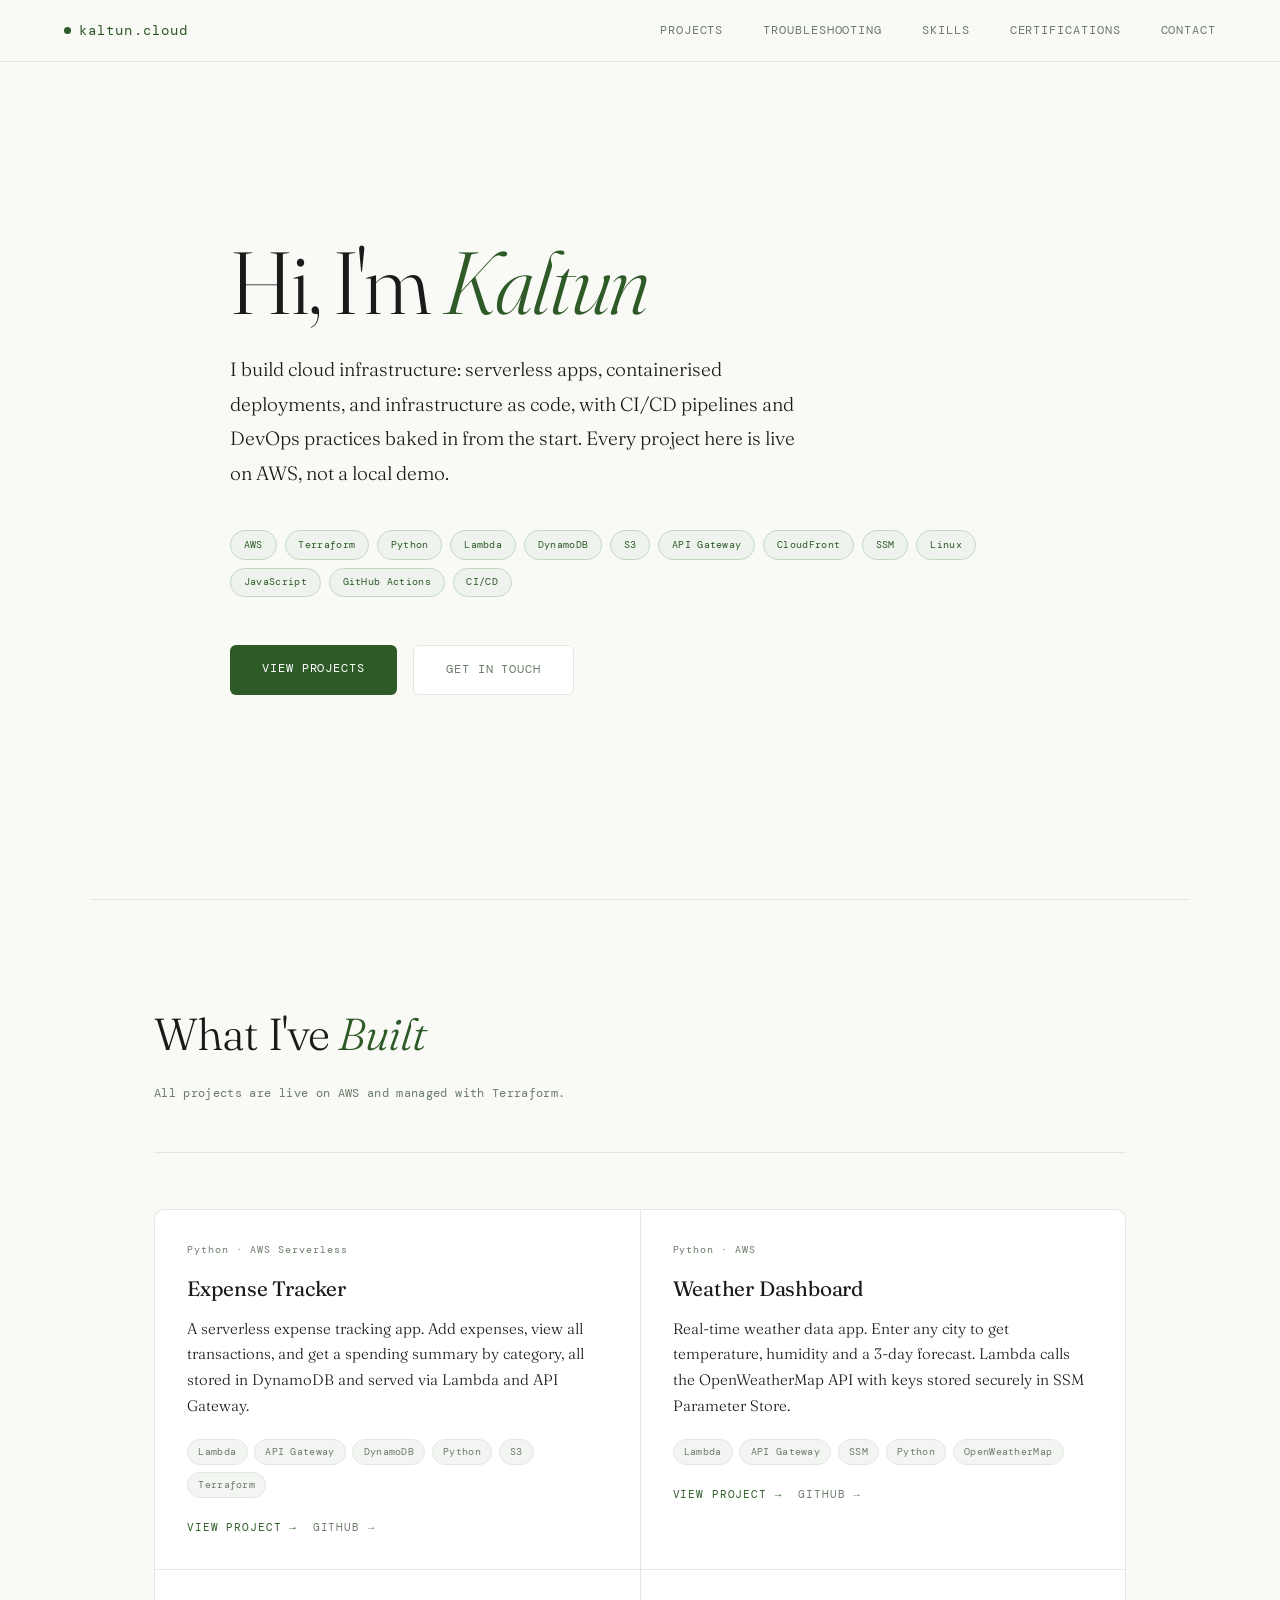
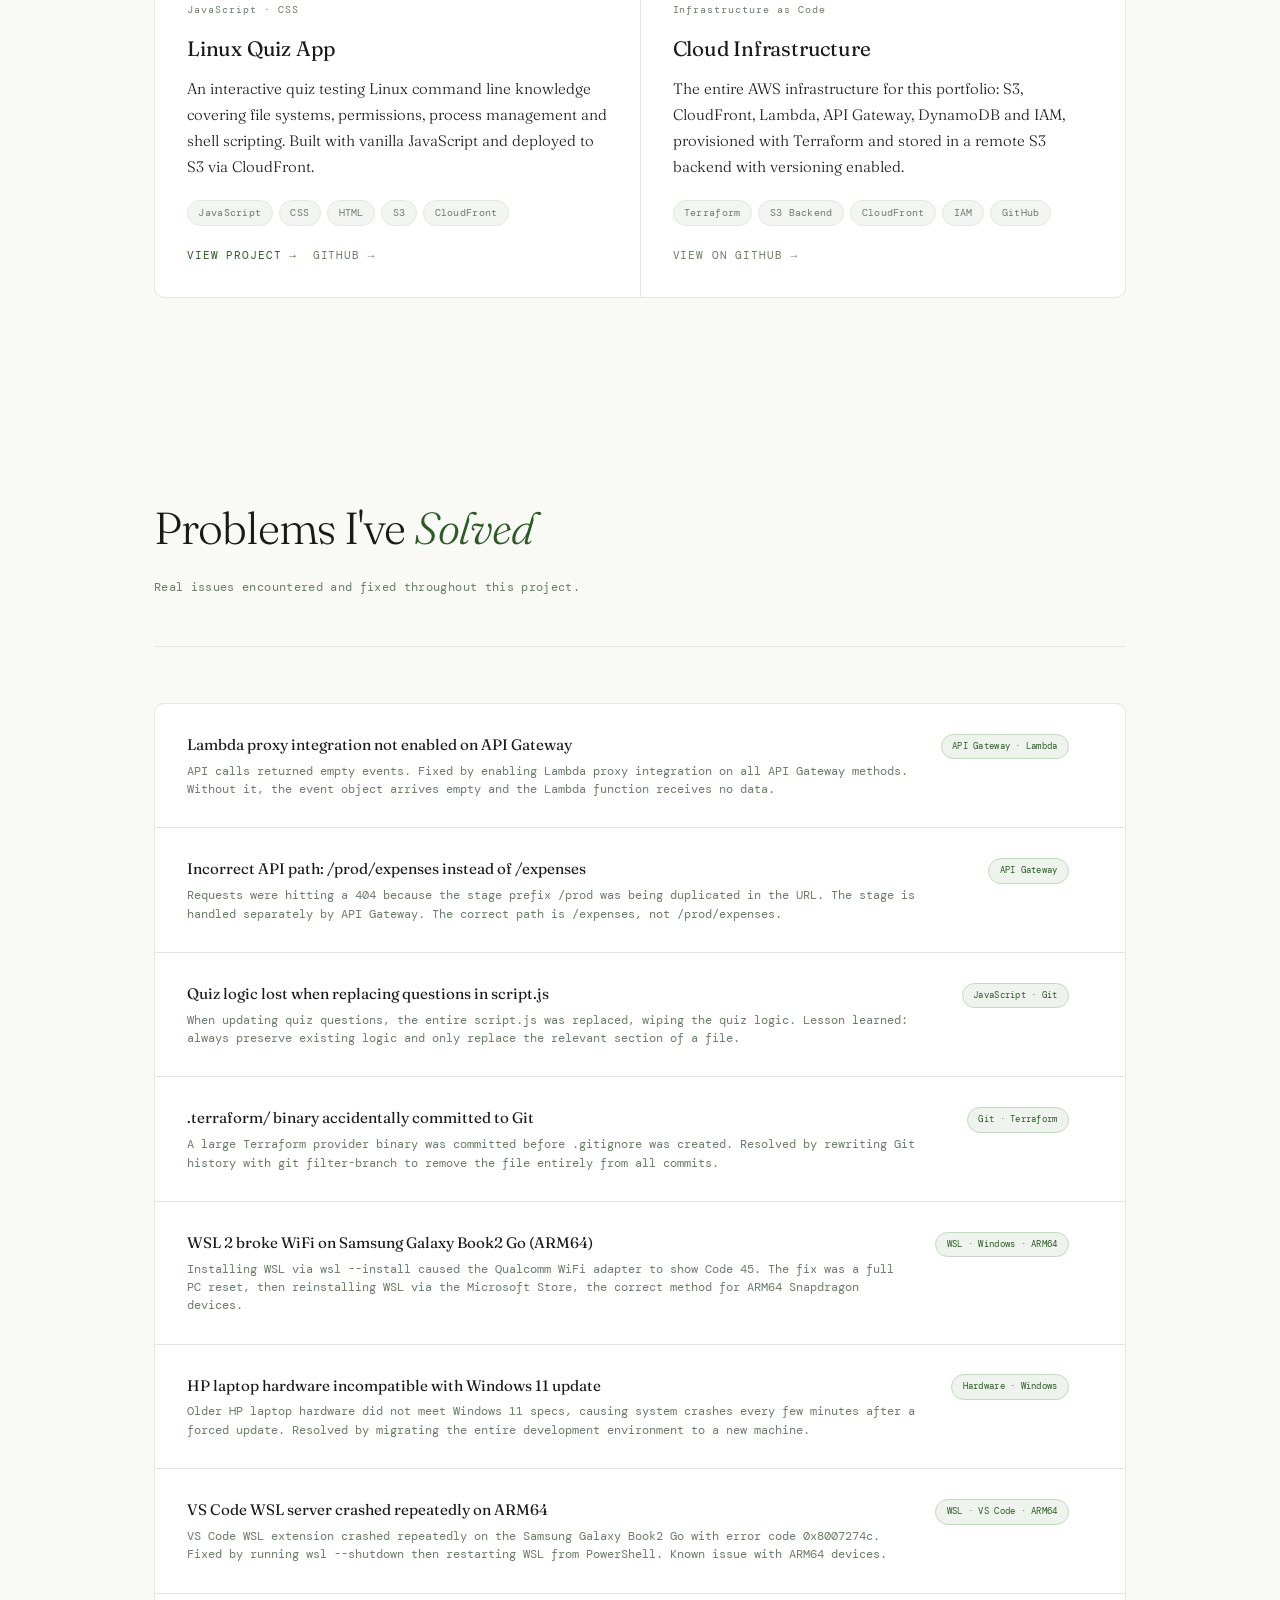
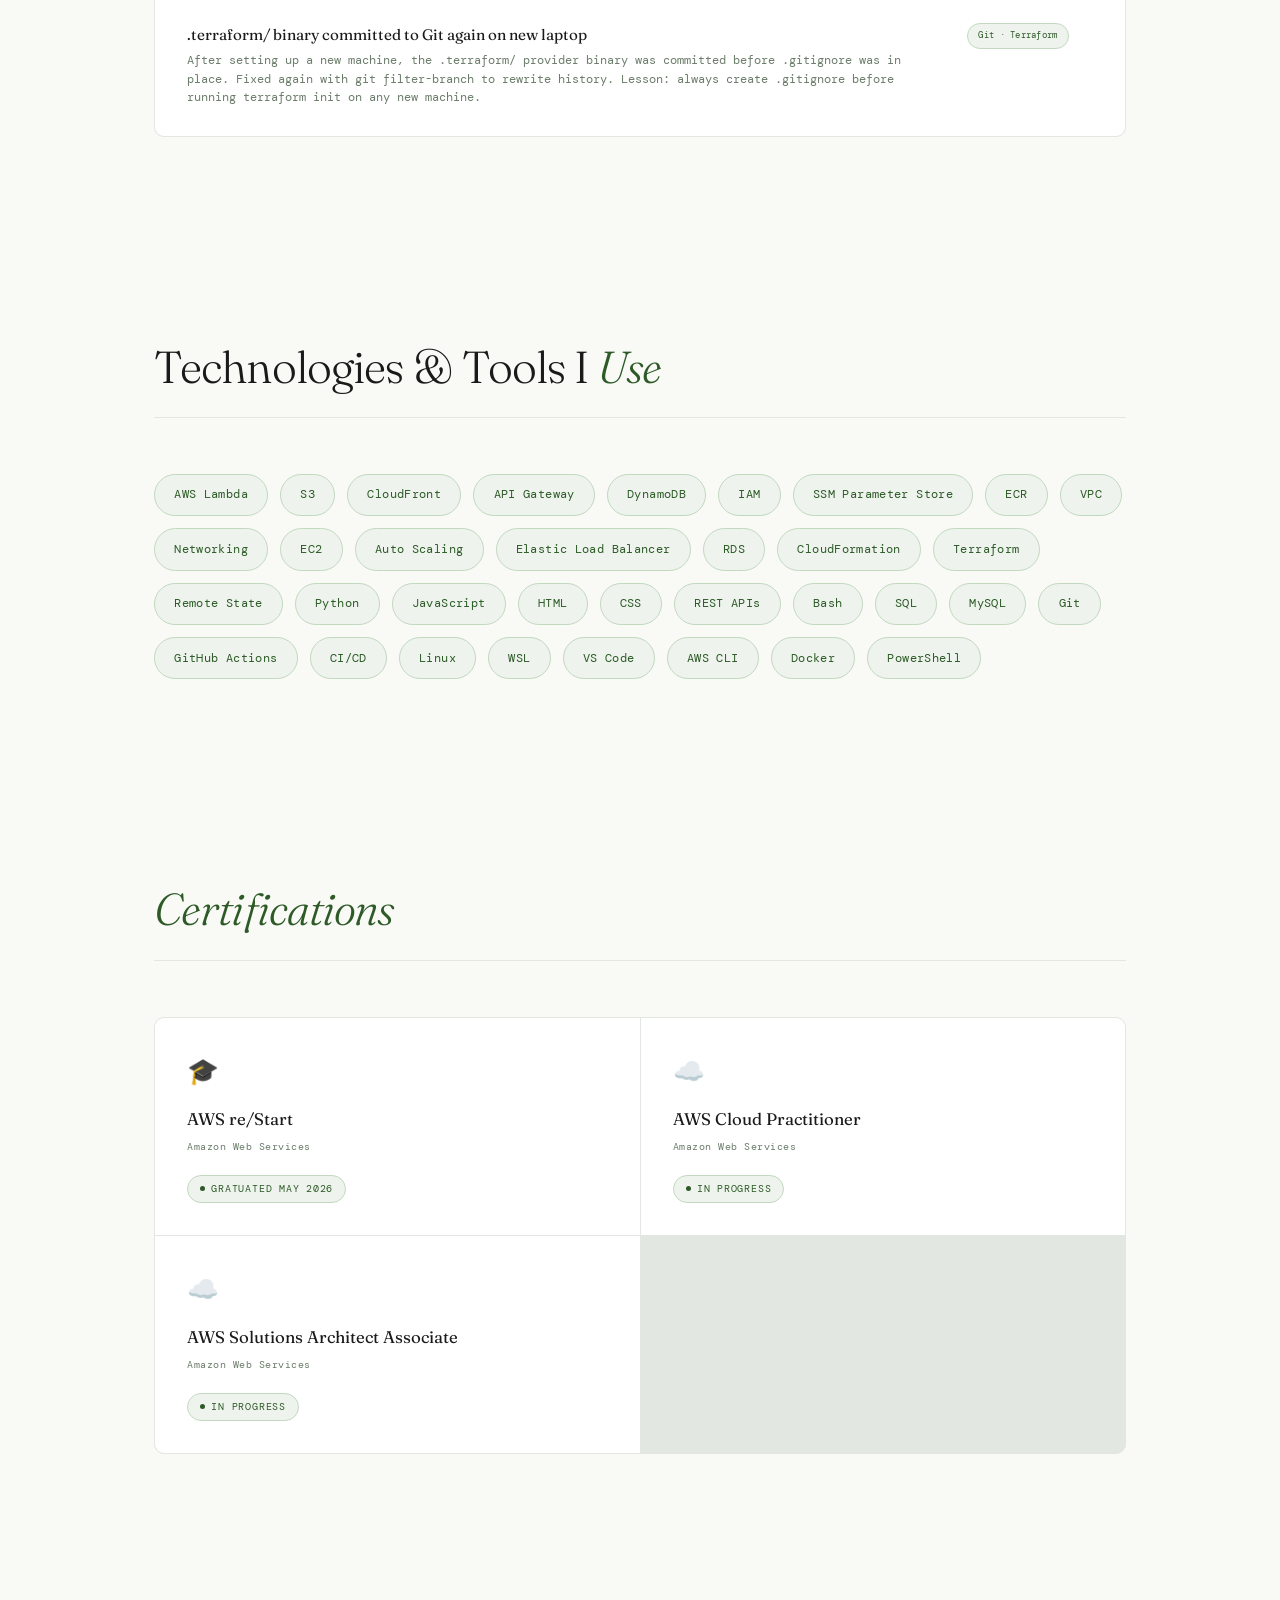
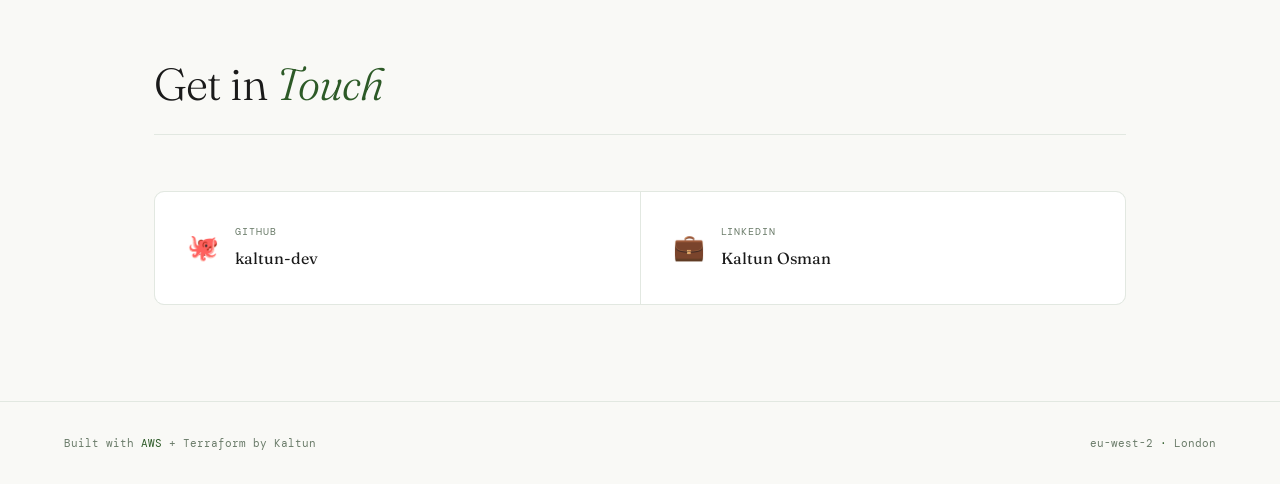
<file: frontend/index.html>
<!DOCTYPE html>
<html lang="en">
<head>
  <meta charset="UTF-8" />
  <meta name="viewport" content="width=device-width, initial-scale=1.0" />
  <title>Kaltun | Cloud Portfolio</title>
  <link href="https://fonts.googleapis.com/css2?family=Fraunces:ital,wght@0,300;0,400;0,600;1,300;1,400&family=DM+Mono:wght@400;500&display=swap" rel="stylesheet" />
  <link rel="stylesheet" href="css/styles.css" />
</head>
<body>

  <!-- NAV -->
  <nav>
    <a href="#" class="nav-logo">kaltun.cloud</a>
    <div class="nav-links">
      <a href="#projects">Projects</a>
      <a href="#troubleshooting">Troubleshooting</a>
      <a href="#skills">Skills</a>
      <a href="#certifications">Certifications</a>
      <a href="#contact">Contact</a>
    </div>
    <button class="nav-toggle" id="nav-toggle" aria-label="Toggle menu">
      <span></span>
      <span></span>
      <span></span>
    </button>
  </nav>

  <!-- HERO -->
  <div class="hero">
    <div class="hero-content">
      <h1>Hi, I'm <em>Kaltun</em></h1>
      <p class="hero-desc">
        I build cloud infrastructure: serverless apps, containerised deployments,
        and infrastructure as code, with CI/CD pipelines and DevOps practices
        baked in from the start. Every project here is live on AWS, not a local demo.
      </p>
      <div class="hero-badges">
        <span class="badge active">AWS</span>
        <span class="badge active">Terraform</span>
        <span class="badge active">Python</span>
        <span class="badge active">Lambda</span>
        <span class="badge active">DynamoDB</span>
        <span class="badge active">S3</span>
        <span class="badge active">API Gateway</span>
        <span class="badge active">CloudFront</span>
        <span class="badge active">SSM</span>
        <span class="badge active">Linux</span>
        <span class="badge active">JavaScript</span>
        <span class="badge active">GitHub Actions</span>
        <span class="badge active">CI/CD</span>
      </div>
      <div class="hero-cta">
        <a href="#projects" class="btn btn-primary">View Projects</a>
        <a href="#contact" class="btn btn-secondary">Get in Touch</a>
      </div>
    </div>
  </div>

  <!-- PROJECTS -->
  <section id="projects">
    <h2 class="section-title">What I've <em>Built</em></h2>
    <p class="section-sub">All projects are live on AWS and managed with Terraform.</p>
    <div class="section-divider"></div>
    <div class="projects-grid">

      <div class="project-card">
        <div class="project-number">Python · AWS Serverless</div>
        <div class="project-title">Expense Tracker</div>
        <p class="project-desc">
          A serverless expense tracking app. Add expenses, view all transactions,
          and get a spending summary by category, all stored in DynamoDB and
          served via Lambda and API Gateway.
        </p>
        <div class="project-tags">
          <span class="tag">Lambda</span>
          <span class="tag">API Gateway</span>
          <span class="tag">DynamoDB</span>
          <span class="tag">Python</span>
          <span class="tag">S3</span>
          <span class="tag">Terraform</span>
        </div>
        <div class="project-links">
          <a class="project-link" href="https://du18eyz9n78qo.cloudfront.net/projects/expense-tracker/index.html" target="_blank">View Project →</a>
          <a class="project-link-github" href="https://github.com/kaltun-dev/cloud-portfolio/tree/main/projects/expense-tracker" target="_blank">GitHub →</a>
        </div>
      </div>

      <div class="project-card">
        <div class="project-number">Python · AWS</div>
        <div class="project-title">Weather Dashboard</div>
        <p class="project-desc">
          Real-time weather data app. Enter any city to get temperature, humidity
          and a 3-day forecast. Lambda calls the OpenWeatherMap API with keys
          stored securely in SSM Parameter Store.
        </p>
        <div class="project-tags">
          <span class="tag">Lambda</span>
          <span class="tag">API Gateway</span>
          <span class="tag">SSM</span>
          <span class="tag">Python</span>
          <span class="tag">OpenWeatherMap</span>
        </div>
        <div class="project-links">
          <a class="project-link" href="https://du18eyz9n78qo.cloudfront.net/projects/weather-dashboard/index.html" target="_blank">View Project →</a>
          <a class="project-link-github" href="https://github.com/kaltun-dev/cloud-portfolio/tree/main/projects/weather-dashboard" target="_blank">GitHub →</a>
        </div>
      </div>

      <div class="project-card">
        <div class="project-number">JavaScript · CSS</div>
        <div class="project-title">Linux Quiz App</div>
        <p class="project-desc">
          An interactive quiz testing Linux command line knowledge covering file
          systems, permissions, process management and shell scripting.
          Built with vanilla JavaScript and deployed to S3 via CloudFront.
        </p>
        <div class="project-tags">
          <span class="tag">JavaScript</span>
          <span class="tag">CSS</span>
          <span class="tag">HTML</span>
          <span class="tag">S3</span>
          <span class="tag">CloudFront</span>
        </div>
        <div class="project-links">
          <a class="project-link" href="https://du18eyz9n78qo.cloudfront.net/projects/linux-quiz/index.html" target="_blank">View Project →</a>
          <a class="project-link-github" href="https://github.com/kaltun-dev/cloud-portfolio/tree/main/projects/Ci-Quiz-App" target="_blank">GitHub →</a>
        </div>
      </div>

      <div class="project-card">
        <div class="project-number">Infrastructure as Code</div>
        <div class="project-title">Cloud Infrastructure</div>
        <p class="project-desc">
          The entire AWS infrastructure for this portfolio: S3, CloudFront,
          Lambda, API Gateway, DynamoDB and IAM, provisioned with Terraform
          and stored in a remote S3 backend with versioning enabled.
        </p>
        <div class="project-tags">
          <span class="tag">Terraform</span>
          <span class="tag">S3 Backend</span>
          <span class="tag">CloudFront</span>
          <span class="tag">IAM</span>
          <span class="tag">GitHub</span>
        </div>
        <div class="project-links">
          <a class="project-link-github" href="https://github.com/kaltun-dev/cloud-portfolio" target="_blank">View on GitHub →</a>
        </div>
      </div>

    </div>
  </section>

  <!-- TROUBLESHOOTING -->
  <section id="troubleshooting">
    <h2 class="section-title">Problems I've <em>Solved</em></h2>
    <p class="section-sub">Real issues encountered and fixed throughout this project.</p>
    <div class="section-divider"></div>
    <div class="trouble-list">

      <div class="trouble-item">
        <div class="trouble-content">
          <div class="trouble-title">Lambda proxy integration not enabled on API Gateway</div>
          <div class="trouble-desc">API calls returned empty events. Fixed by enabling Lambda proxy integration on all API Gateway methods. Without it, the event object arrives empty and the Lambda function receives no data.</div>
        </div>
        <div class="trouble-tag">API Gateway · Lambda</div>
      </div>

      <div class="trouble-item">
        <div class="trouble-content">
          <div class="trouble-title">Incorrect API path: /prod/expenses instead of /expenses</div>
          <div class="trouble-desc">Requests were hitting a 404 because the stage prefix /prod was being duplicated in the URL. The stage is handled separately by API Gateway. The correct path is /expenses, not /prod/expenses.</div>
        </div>
        <div class="trouble-tag">API Gateway</div>
      </div>

      <div class="trouble-item">
        <div class="trouble-content">
          <div class="trouble-title">Quiz logic lost when replacing questions in script.js</div>
          <div class="trouble-desc">When updating quiz questions, the entire script.js was replaced, wiping the quiz logic. Lesson learned: always preserve existing logic and only replace the relevant section of a file.</div>
        </div>
        <div class="trouble-tag">JavaScript · Git</div>
      </div>

      <div class="trouble-item">
        <div class="trouble-content">
          <div class="trouble-title">.terraform/ binary accidentally committed to Git</div>
          <div class="trouble-desc">A large Terraform provider binary was committed before .gitignore was created. Resolved by rewriting Git history with git filter-branch to remove the file entirely from all commits.</div>
        </div>
        <div class="trouble-tag">Git · Terraform</div>
      </div>

      <div class="trouble-item">
        <div class="trouble-content">
          <div class="trouble-title">WSL 2 broke WiFi on Samsung Galaxy Book2 Go (ARM64)</div>
          <div class="trouble-desc">Installing WSL via wsl --install caused the Qualcomm WiFi adapter to show Code 45. The fix was a full PC reset, then reinstalling WSL via the Microsoft Store, the correct method for ARM64 Snapdragon devices.</div>
        </div>
        <div class="trouble-tag">WSL · Windows · ARM64</div>
      </div>

      <div class="trouble-item">
        <div class="trouble-content">
          <div class="trouble-title">HP laptop hardware incompatible with Windows 11 update</div>
          <div class="trouble-desc">Older HP laptop hardware did not meet Windows 11 specs, causing system crashes every few minutes after a forced update. Resolved by migrating the entire development environment to a new machine.</div>
        </div>
        <div class="trouble-tag">Hardware · Windows</div>
      </div>

      <div class="trouble-item">
        <div class="trouble-content">
          <div class="trouble-title">VS Code WSL server crashed repeatedly on ARM64</div>
          <div class="trouble-desc">VS Code WSL extension crashed repeatedly on the Samsung Galaxy Book2 Go with error code 0x8007274c. Fixed by running wsl --shutdown then restarting WSL from PowerShell. Known issue with ARM64 devices.</div>
        </div>
        <div class="trouble-tag">WSL · VS Code · ARM64</div>
      </div>

      <div class="trouble-item">
        <div class="trouble-content">
          <div class="trouble-title">.terraform/ binary committed to Git again on new laptop</div>
          <div class="trouble-desc">After setting up a new machine, the .terraform/ provider binary was committed before .gitignore was in place. Fixed again with git filter-branch to rewrite history. Lesson: always create .gitignore before running terraform init on any new machine.</div>
        </div>
        <div class="trouble-tag">Git · Terraform</div>
      </div>

    </div>
  </section>

<!-- SKILLS -->
<section id="skills">
  <h2 class="section-title">Technologies & Tools I <em>Use</em></h2>
  <div class="section-divider"></div>
  <div class="skills-cloud">
    <span class="skill-pill">AWS Lambda</span>
    <span class="skill-pill">S3</span>
    <span class="skill-pill">CloudFront</span>
    <span class="skill-pill">API Gateway</span>
    <span class="skill-pill">DynamoDB</span>
    <span class="skill-pill">IAM</span>
    <span class="skill-pill">SSM Parameter Store</span>
    <span class="skill-pill">ECR</span>
    <span class="skill-pill">VPC</span>
    <span class="skill-pill">Networking</span>
    <span class="skill-pill">EC2</span>
    <span class="skill-pill">Auto Scaling</span>
    <span class="skill-pill">Elastic Load Balancer</span>
    <span class="skill-pill">RDS</span>
    <span class="skill-pill">CloudFormation</span>
    <span class="skill-pill">Terraform</span>
    <span class="skill-pill">Remote State</span>
    <span class="skill-pill">Python</span>
    <span class="skill-pill">JavaScript</span>
    <span class="skill-pill">HTML</span>
    <span class="skill-pill">CSS</span>
    <span class="skill-pill">REST APIs</span>
    <span class="skill-pill">Bash</span>
    <span class="skill-pill">SQL</span>
    <span class="skill-pill">MySQL</span>
    <span class="skill-pill">Git</span>
    <span class="skill-pill">GitHub Actions</span>
    <span class="skill-pill">CI/CD</span>
    <span class="skill-pill">Linux</span>
    <span class="skill-pill">WSL</span>
    <span class="skill-pill">VS Code</span>
    <span class="skill-pill">AWS CLI</span>
    <span class="skill-pill">Docker</span>
    <span class="skill-pill">PowerShell</span>
  </div>
</section>

  <!-- CERTIFICATIONS -->
  <section id="certifications">
    <h2 class="section-title"><em>Certifications</em></h2>
    <div class="section-divider"></div>
    <div class="certs-grid">

      <div class="cert-card">
        <div class="cert-icon">🎓</div>
        <div class="cert-name">AWS re/Start</div>
        <div class="cert-issuer">Amazon Web Services</div>
        <span class="cert-status">Gratuated MAY 2026</span>
      </div>

      <div class="cert-card">
        <div class="cert-icon">☁️</div>
        <div class="cert-name">AWS Cloud Practitioner</div>
        <div class="cert-issuer">Amazon Web Services</div>
        <span class="cert-status">In Progress</span>
      </div>

      <div class="cert-card">
        <div class="cert-icon">☁️</div>
        <div class="cert-name">AWS Solutions Architect Associate</div>
        <div class="cert-issuer">Amazon Web Services</div>
        <span class="cert-status">In Progress</span>
      </div>

    </div>
  </section>

  <!-- CONTACT -->
  <section id="contact">
    <h2 class="section-title">Get in <em>Touch</em></h2>
    <div class="section-divider"></div>
    <div class="contact-grid">
      <a class="contact-card" href="https://github.com/kaltun-dev" target="_blank">
        <div class="contact-icon">🐙</div>
        <div>
          <div class="contact-label">GitHub</div>
          <div class="contact-value">kaltun-dev</div>
        </div>
      </a>
      <a class="contact-card" href="https://www.linkedin.com/in/kaltun-osman" target="_blank">
        <div class="contact-icon">💼</div>
        <div>
          <div class="contact-label">LinkedIn</div>
          <div class="contact-value">Kaltun Osman</div>
        </div>
      </a>
    </div>
  </section>

  <!-- FOOTER -->
  <footer>
    <p>Built with <span>AWS</span> + Terraform by Kaltun</p>
    <p>eu-west-2 <span>·</span> London</p>
  </footer>
<script>
  const toggle = document.getElementById('nav-toggle');
  const links = document.querySelector('.nav-links');
  toggle.addEventListener('click', () => {
    toggle.classList.toggle('active');
    links.classList.toggle('open');
  });
  links.querySelectorAll('a').forEach(a => {
    a.addEventListener('click', () => {
      toggle.classList.remove('active');
      links.classList.remove('open');
    });
  });
</script>
</body>
</html>
</file>
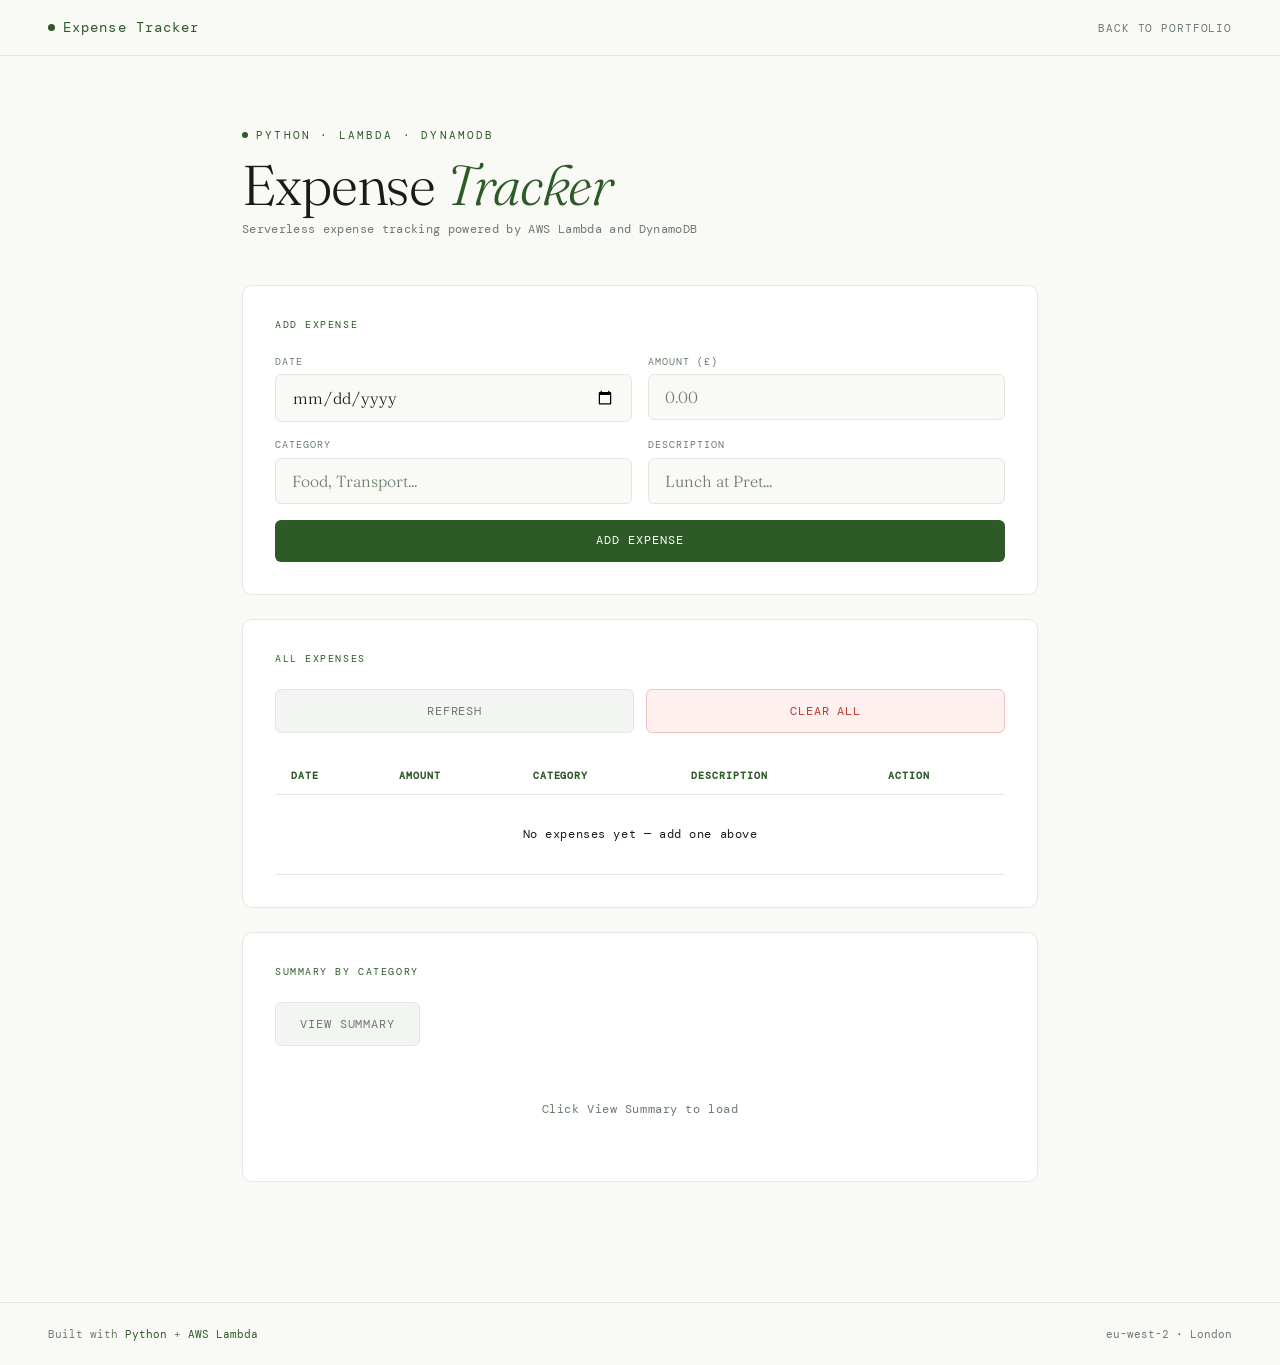
<file: projects/expense-tracker/index.html>
<!DOCTYPE html>
<html lang="en">
<head>
  <meta charset="UTF-8" />
  <meta name="viewport" content="width=device-width, initial-scale=1.0" />
  <title>Expense Tracker</title>
  <link href="https://fonts.googleapis.com/css2?family=Fraunces:ital,wght@0,300;0,400;0,600;1,300;1,400&family=DM+Mono:wght@400;500&display=swap" rel="stylesheet" />
  <style>
    :root {
      --bg: #f9f9f6;
      --white: #ffffff;
      --green: #2d5a27;
      --green-light: #4a7c42;
      --green-dim: #eef4ed;
      --green-border: #c2d9bf;
      --text: #1a1a1a;
      --muted: #6b7c6a;
      --border: #e2e8e1;
      --surface: #f2f5f1;
      --red: #c0392b;
      --red-dim: #fdf0ee;
      --red-border: #f0c4c0;
    }

    * { margin: 0; padding: 0; box-sizing: border-box; }
    html { scroll-behavior: smooth; }

    body {
      background: var(--bg);
      color: var(--text);
      font-family: 'Fraunces', serif;
      min-height: 100vh;
      -webkit-font-smoothing: antialiased;
    }

    /* NAV */
    nav {
      position: fixed;
      top: 0; left: 0; right: 0;
      z-index: 100;
      padding: 1.2rem 3rem;
      display: flex;
      justify-content: space-between;
      align-items: center;
      background: rgba(249,249,246,0.92);
      backdrop-filter: blur(12px);
      border-bottom: 1px solid var(--border);
    }

    .nav-logo {
      font-family: 'DM Mono', monospace;
      font-size: 0.85rem;
      color: var(--green);
      letter-spacing: 0.08em;
      display: flex;
      align-items: center;
      gap: 0.5rem;
    }

    .nav-logo::before {
      content: '';
      display: inline-block;
      width: 7px; height: 7px;
      background: var(--green);
      border-radius: 50%;
    }

    .nav-back {
      font-family: 'DM Mono', monospace;
      font-size: 0.68rem;
      color: var(--muted);
      text-decoration: none;
      letter-spacing: 0.08em;
      text-transform: uppercase;
      transition: color 0.2s;
    }
    .nav-back:hover { color: var(--green); }

    /* MAIN */
    main {
      max-width: 860px;
      margin: 0 auto;
      padding: 8rem 2rem 4rem;
    }

    /* TITLE */
    .page-tag {
      font-family: 'DM Mono', monospace;
      font-size: 0.68rem;
      color: var(--green);
      letter-spacing: 0.2em;
      text-transform: uppercase;
      margin-bottom: 0.75rem;
      display: flex;
      align-items: center;
      gap: 0.5rem;
    }

    .page-tag::before {
      content: '';
      display: inline-block;
      width: 6px; height: 6px;
      background: var(--green);
      border-radius: 50%;
    }

    h1 {
      font-size: clamp(2rem, 5vw, 3.5rem);
      font-weight: 300;
      letter-spacing: -0.02em;
      margin-bottom: 0.4rem;
      line-height: 1.1;
    }

    h1 em {
      font-style: italic;
      color: var(--green);
    }

    .page-sub {
      font-family: 'DM Mono', monospace;
      font-size: 0.72rem;
      color: var(--muted);
      margin-bottom: 3rem;
      letter-spacing: 0.03em;
    }

    /* CARDS */
    .card {
      background: var(--white);
      border: 1px solid var(--border);
      border-radius: 10px;
      padding: 2rem;
      margin-bottom: 1.5rem;
    }

    .card-title {
      font-family: 'DM Mono', monospace;
      font-size: 0.65rem;
      color: var(--green);
      letter-spacing: 0.15em;
      text-transform: uppercase;
      margin-bottom: 1.5rem;
    }

    /* FORM */
    .form-grid {
      display: grid;
      grid-template-columns: 1fr 1fr;
      gap: 1rem;
      margin-bottom: 1rem;
    }

    .form-group {
      display: flex;
      flex-direction: column;
      gap: 0.4rem;
    }

    .form-group label {
      font-family: 'DM Mono', monospace;
      font-size: 0.62rem;
      color: var(--muted);
      letter-spacing: 0.1em;
      text-transform: uppercase;
    }

    input {
      background: var(--bg);
      border: 1px solid var(--border);
      color: var(--text);
      font-family: 'Fraunces', serif;
      font-size: 1rem;
      font-weight: 300;
      padding: 0.75rem 1rem;
      border-radius: 6px;
      outline: none;
      transition: border-color 0.2s;
      width: 100%;
    }

    input:focus { border-color: var(--green); }
    input::placeholder { color: var(--muted); }

    /* BUTTONS */
    .btn {
      font-family: 'DM Mono', monospace;
      font-size: 0.72rem;
      padding: 0.85rem 1.5rem;
      border-radius: 6px;
      border: none;
      cursor: pointer;
      letter-spacing: 0.08em;
      text-transform: uppercase;
      transition: all 0.2s;
    }

    .btn-primary {
      background: var(--green);
      color: white;
      width: 100%;
    }
    .btn-primary:hover { background: var(--green-light); }

    .btn-danger {
      background: var(--red-dim);
      color: var(--red);
      border: 1px solid var(--red-border);
    }
    .btn-danger:hover { background: #f9e0dd; }

    .btn-secondary {
      background: var(--surface);
      color: var(--muted);
      border: 1px solid var(--border);
    }
    .btn-secondary:hover { border-color: var(--green); color: var(--green); }

    /* ACTIONS ROW */
    .actions-row {
      display: flex;
      gap: 0.75rem;
      margin-bottom: 1.5rem;
      flex-wrap: wrap;
    }
    .actions-row .btn { flex: 1; }

    /* TABLE */
    .table-wrap { overflow-x: auto; }

    table {
      width: 100%;
      border-collapse: collapse;
      font-size: 0.9rem;
    }

    th {
      font-family: 'DM Mono', monospace;
      font-size: 0.62rem;
      color: var(--green);
      letter-spacing: 0.1em;
      text-transform: uppercase;
      padding: 0.75rem 1rem;
      text-align: left;
      border-bottom: 1px solid var(--border);
    }

    td {
      padding: 0.85rem 1rem;
      border-bottom: 1px solid var(--border);
      color: var(--muted);
      font-weight: 300;
    }

    td:first-child { color: var(--text); font-weight: 400; }

    tr:hover td { background: var(--green-dim); }

    .delete-btn {
      font-family: 'DM Mono', monospace;
      font-size: 0.6rem;
      padding: 0.3rem 0.7rem;
      background: var(--red-dim);
      border: 1px solid var(--red-border);
      color: var(--red);
      border-radius: 100px;
      cursor: pointer;
      transition: all 0.2s;
      letter-spacing: 0.05em;
    }
    .delete-btn:hover { background: #f9e0dd; }

    /* SUMMARY */
    .summary-item {
      display: flex;
      justify-content: space-between;
      align-items: center;
      padding: 0.85rem 0;
      border-bottom: 1px solid var(--border);
    }
    .summary-item:last-child { border-bottom: none; }

    .summary-cat {
      font-family: 'DM Mono', monospace;
      font-size: 0.78rem;
      color: var(--text);
      letter-spacing: 0.03em;
    }

    .summary-amount {
      font-family: 'DM Mono', monospace;
      font-size: 0.85rem;
      color: var(--green);
      font-weight: 500;
    }

    /* EMPTY STATE */
    .empty {
      text-align: center;
      padding: 2rem;
      font-family: 'DM Mono', monospace;
      font-size: 0.72rem;
      color: var(--muted);
      letter-spacing: 0.05em;
    }

    /* TOAST */
    .toast {
      position: fixed;
      bottom: 2rem;
      right: 2rem;
      background: var(--white);
      border: 1px solid var(--green-border);
      color: var(--green);
      font-family: 'DM Mono', monospace;
      font-size: 0.72rem;
      padding: 0.85rem 1.5rem;
      border-radius: 6px;
      z-index: 1000;
      opacity: 0;
      transform: translateY(10px);
      transition: all 0.3s;
      letter-spacing: 0.05em;
    }
    .toast.show { opacity: 1; transform: translateY(0); }

    /* FOOTER */
    footer {
      border-top: 1px solid var(--border);
      padding: 1.5rem 3rem;
      display: flex;
      justify-content: space-between;
      align-items: center;
      margin-top: 2rem;
    }

    footer p {
      font-family: 'DM Mono', monospace;
      font-size: 0.68rem;
      color: var(--muted);
    }

    footer span { color: var(--green); }

    @media (max-width: 600px) {
      nav { padding: 1rem 1.5rem; }
      main { padding: 6rem 1rem 3rem; }
      .form-grid { grid-template-columns: 1fr; }
      footer { flex-direction: column; gap: 1rem; padding: 1.5rem; }
    }
  </style>
</head>
<body>

  <!-- NAV -->
  <nav>
    <div class="nav-logo">Expense Tracker</div>
    <a href="https://du18eyz9n78qo.cloudfront.net" class="nav-back">Back to Portfolio</a>
  </nav>

  <main>
    <div class="page-tag">Python · Lambda · DynamoDB</div>
    <h1>Expense <em>Tracker</em></h1>
    <p class="page-sub">Serverless expense tracking powered by AWS Lambda and DynamoDB</p>

    <!-- ADD EXPENSE -->
    <div class="card">
      <div class="card-title">Add Expense</div>
      <div class="form-grid">
        <div class="form-group">
          <label>Date</label>
          <input type="date" id="date" />
        </div>
        <div class="form-group">
          <label>Amount (£)</label>
          <input type="number" id="amount" placeholder="0.00" step="0.01" />
        </div>
        <div class="form-group">
          <label>Category</label>
          <input type="text" id="category" placeholder="Food, Transport..." />
        </div>
        <div class="form-group">
          <label>Description</label>
          <input type="text" id="description" placeholder="Lunch at Pret..." />
        </div>
      </div>
      <button class="btn btn-primary" onclick="addExpense()">Add Expense</button>
    </div>

    <!-- ALL EXPENSES -->
    <div class="card">
      <div class="card-title">All Expenses</div>
      <div class="actions-row">
        <button class="btn btn-secondary" onclick="loadExpenses()">Refresh</button>
        <button class="btn btn-danger" onclick="clearAll()">Clear All</button>
      </div>
      <div class="table-wrap">
        <table>
          <thead>
            <tr>
              <th>Date</th>
              <th>Amount</th>
              <th>Category</th>
              <th>Description</th>
              <th>Action</th>
            </tr>
          </thead>
          <tbody id="expenses-table">
            <tr>
              <td colspan="5" class="empty">No expenses yet — add one above</td>
            </tr>
          </tbody>
        </table>
      </div>
    </div>

    <!-- SUMMARY -->
    <div class="card">
      <div class="card-title">Summary by Category</div>
      <button class="btn btn-secondary" onclick="loadSummary()" style="margin-bottom: 1.5rem;">View Summary</button>
      <div id="summary-container">
        <div class="empty">Click View Summary to load</div>
      </div>
    </div>
  </main>

  <!-- FOOTER -->
  <footer>
    <p>Built with <span>Python</span> + <span>AWS Lambda</span></p>
    <p>eu-west-2 <span>·</span> London</p>
  </footer>

  <!-- TOAST -->
  <div class="toast" id="toast"></div>

  <script>
    const API = 'https://37c09zywzb.execute-api.eu-west-2.amazonaws.com/prod';

    function showToast(msg) {
      const toast = document.getElementById('toast');
      toast.textContent = msg;
      toast.classList.add('show');
      setTimeout(() => toast.classList.remove('show'), 3000);
    }

    async function addExpense() {
      const date = document.getElementById('date').value;
      const amount = document.getElementById('amount').value;
      const category = document.getElementById('category').value;
      const description = document.getElementById('description').value;

      if (!date || !amount || !category || !description) {
        showToast('Please fill in all fields');
        return;
      }

      const res = await fetch(`${API}/expenses`, {
        method: 'POST',
        headers: { 'Content-Type': 'application/json' },
        body: JSON.stringify({ date, amount, category, description })
      });

      if (res.ok) {
        showToast('Expense added');
        document.getElementById('amount').value = '';
        document.getElementById('category').value = '';
        document.getElementById('description').value = '';
        loadExpenses();
      }
    }

    async function loadExpenses() {
      const res = await fetch(`${API}/expenses`);
      const data = await res.json();
      const tbody = document.getElementById('expenses-table');

      if (!data.length) {
        tbody.innerHTML = '<tr><td colspan="5" class="empty">No expenses yet — add one above</td></tr>';
        return;
      }

      tbody.innerHTML = data.map(e => `
        <tr>
          <td>${e.date}</td>
          <td>£${parseFloat(e.amount).toFixed(2)}</td>
          <td>${e.category}</td>
          <td>${e.description}</td>
          <td><button class="delete-btn" onclick="deleteExpense('${e.id}')">Delete</button></td>
        </tr>
      `).join('');
    }

    async function deleteExpense(id) {
      const res = await fetch(`${API}/expenses/${id}`, { method: 'DELETE' });
      if (res.ok) {
        showToast('Expense deleted');
        loadExpenses();
      }
    }

    async function clearAll() {
      if (!confirm('Clear all expenses? This cannot be undone.')) return;
      const res = await fetch(`${API}/expenses/clear`, { method: 'DELETE' });
      if (res.ok) {
        showToast('All expenses cleared');
        loadExpenses();
      }
    }

    async function loadSummary() {
      const res = await fetch(`${API}/expenses/summary`);
      const data = await res.json();
      const container = document.getElementById('summary-container');

      if (!Object.keys(data).length) {
        container.innerHTML = '<div class="empty">No data yet</div>';
        return;
      }

      container.innerHTML = Object.entries(data)
        .sort((a, b) => b[1] - a[1])
        .map(([cat, total]) => `
          <div class="summary-item">
            <span class="summary-cat">${cat}</span>
            <span class="summary-amount">£${total.toFixed(2)}</span>
          </div>
        `).join('');
    }

    loadExpenses();
  </script>
</body>
</html>
</file>
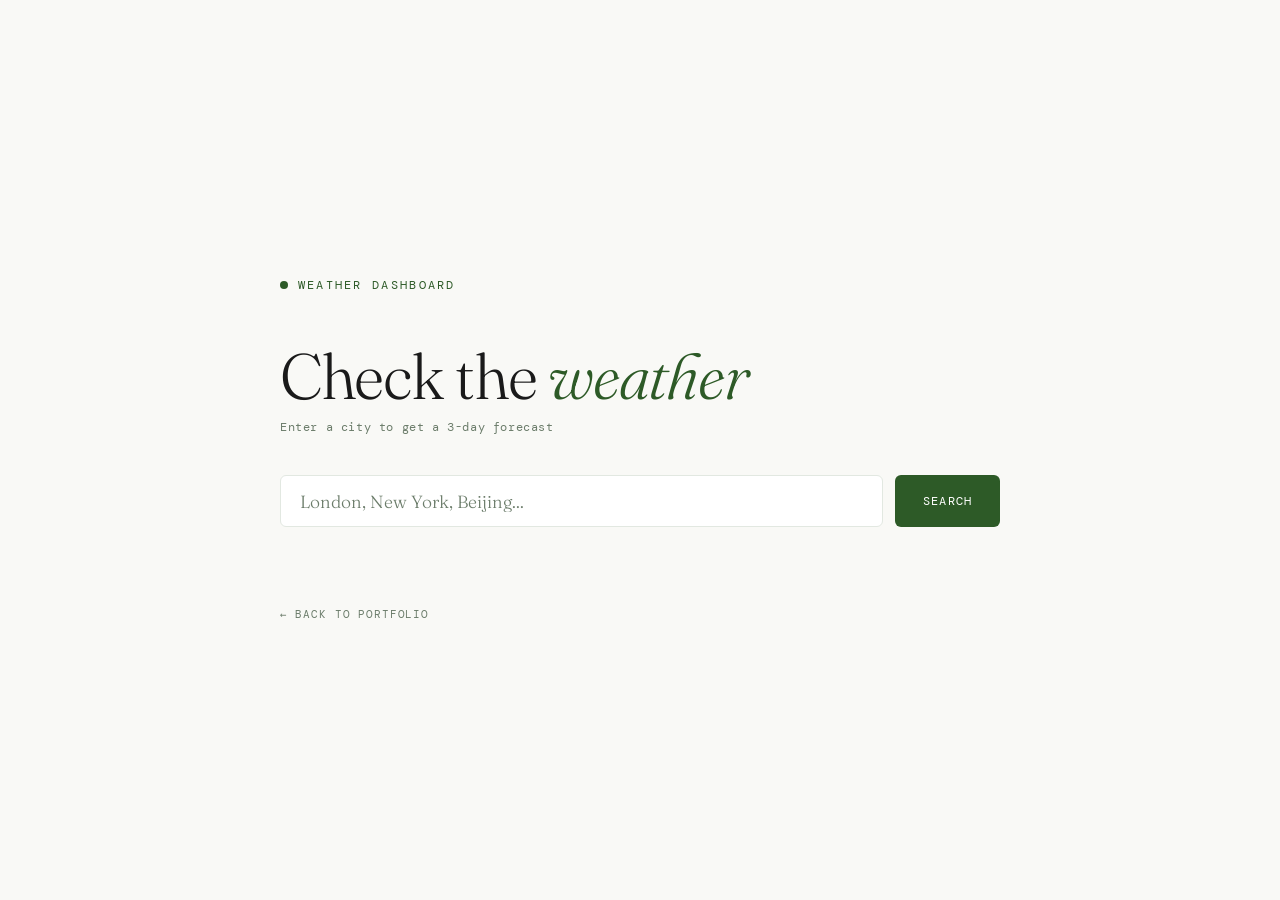
<file: projects/weather-dashboard/index.html>
<!DOCTYPE html>
<html lang="en">
<head>
  <meta charset="UTF-8" />
  <meta name="viewport" content="width=device-width, initial-scale=1.0" />
  <title>Weather Dashboard</title>
  <link href="https://fonts.googleapis.com/css2?family=Fraunces:ital,wght@0,300;0,400;0,600;1,300;1,400&family=DM+Mono:wght@400;500&display=swap" rel="stylesheet" />
  <style>
    :root {
      --bg: #f9f9f6;
      --white: #ffffff;
      --green: #2d5a27;
      --green-light: #4a7c42;
      --green-dim: #eef4ed;
      --green-border: #c2d9bf;
      --text: #1a1a1a;
      --muted: #6b7c6a;
      --border: #e2e8e1;
      --surface: #f2f5f1;
      --red: #c0392b;
      --red-dim: #fdf0ee;
    }

    * { margin: 0; padding: 0; box-sizing: border-box; }
    html { scroll-behavior: smooth; }

    body {
      background: var(--bg);
      color: var(--text);
      font-family: 'Fraunces', serif;
      min-height: 100vh;
      display: flex;
      flex-direction: column;
      align-items: center;
      justify-content: center;
      padding: 2rem;
      -webkit-font-smoothing: antialiased;
    }

    .container {
      width: 100%;
      max-width: 720px;
    }

    .logo {
      font-family: 'DM Mono', monospace;
      font-size: 0.72rem;
      color: var(--green);
      letter-spacing: 0.2em;
      text-transform: uppercase;
      margin-bottom: 3rem;
      display: flex;
      align-items: center;
      gap: 0.6rem;
    }

    .logo::before {
      content: '';
      display: inline-block;
      width: 8px; height: 8px;
      background: var(--green);
      border-radius: 50%;
    }

    .hero-title {
      font-size: clamp(2.5rem, 6vw, 4rem);
      font-weight: 300;
      line-height: 1.1;
      letter-spacing: -0.02em;
      margin-bottom: 0.5rem;
    }

    .hero-title em {
      font-style: italic;
      color: var(--green);
    }

    .hero-sub {
      font-family: 'DM Mono', monospace;
      font-size: 0.75rem;
      color: var(--muted);
      letter-spacing: 0.05em;
      margin-bottom: 2.5rem;
    }

    .search-row {
      display: flex;
      gap: 0.75rem;
      margin-bottom: 2.5rem;
    }

    .search-input {
      flex: 1;
      padding: 0.9rem 1.2rem;
      border: 1px solid var(--border);
      border-radius: 6px;
      background: var(--white);
      font-family: 'Fraunces', serif;
      font-size: 1.1rem;
      color: var(--text);
      outline: none;
      transition: border-color 0.2s;
    }

    .search-input:focus { border-color: var(--green); }

    .search-input::placeholder { color: var(--muted); font-weight: 300; }

    .search-btn {
      padding: 0.9rem 1.75rem;
      background: var(--green);
      color: white;
      border: none;
      border-radius: 6px;
      font-family: 'DM Mono', monospace;
      font-size: 0.72rem;
      letter-spacing: 0.1em;
      text-transform: uppercase;
      cursor: pointer;
      transition: background 0.2s;
      white-space: nowrap;
    }

    .search-btn:hover { background: var(--green-light); }
    .search-btn:disabled { opacity: 0.5; cursor: not-allowed; }

    .error {
      background: var(--red-dim);
      border: 1px solid #f0c4c0;
      color: var(--red);
      font-family: 'DM Mono', monospace;
      font-size: 0.75rem;
      padding: 0.85rem 1rem;
      border-radius: 6px;
      margin-bottom: 1.5rem;
      display: none;
      letter-spacing: 0.02em;
    }

    .error.visible { display: block; }

    .loading {
      font-family: 'DM Mono', monospace;
      font-size: 0.72rem;
      color: var(--muted);
      letter-spacing: 0.1em;
      text-align: center;
      padding: 3rem 0;
      display: none;
    }

    .loading.visible { display: block; }

    .results { display: none; }
    .results.visible { display: block; animation: fadeIn 0.4s ease forwards; }

    @keyframes fadeIn {
      from { opacity: 0; transform: translateY(12px); }
      to { opacity: 1; transform: translateY(0); }
    }

    .city-header {
      margin-bottom: 1.5rem;
    }

    .city-name {
      font-size: 2.5rem;
      font-weight: 300;
      letter-spacing: -0.02em;
      line-height: 1.1;
    }

    .city-name em {
      font-style: italic;
      color: var(--green);
    }

    .city-meta {
      font-family: 'DM Mono', monospace;
      font-size: 0.68rem;
      color: var(--muted);
      letter-spacing: 0.1em;
      text-transform: uppercase;
      margin-top: 0.3rem;
    }

    .forecast-grid {
      display: grid;
      grid-template-columns: repeat(3, 1fr);
      gap: 1px;
      background: var(--border);
      border: 1px solid var(--border);
      border-radius: 10px;
      overflow: hidden;
      margin-bottom: 1.5rem;
    }

    .forecast-card {
      background: var(--white);
      padding: 1.75rem 1.5rem;
      transition: background 0.2s;
    }

    .forecast-card:hover { background: var(--green-dim); }

    .forecast-date {
      font-family: 'DM Mono', monospace;
      font-size: 0.65rem;
      color: var(--green);
      letter-spacing: 0.15em;
      text-transform: uppercase;
      margin-bottom: 1rem;
    }

    .forecast-icon {
      font-size: 2.2rem;
      margin-bottom: 0.75rem;
      display: block;
    }

    .forecast-temp {
      font-size: 2.5rem;
      font-weight: 300;
      letter-spacing: -0.03em;
      line-height: 1;
      margin-bottom: 0.25rem;
    }

    .forecast-temp span {
      font-size: 1.2rem;
      color: var(--muted);
    }

    .forecast-feels {
      font-family: 'DM Mono', monospace;
      font-size: 0.65rem;
      color: var(--muted);
      letter-spacing: 0.05em;
      margin-bottom: 0.75rem;
    }

    .forecast-desc {
      font-size: 0.9rem;
      color: var(--text);
      font-weight: 300;
      text-transform: capitalize;
      margin-bottom: 0.75rem;
    }

    .forecast-humidity {
      font-family: 'DM Mono', monospace;
      font-size: 0.65rem;
      color: var(--muted);
      letter-spacing: 0.05em;
      display: flex;
      align-items: center;
      gap: 0.4rem;
    }

    .forecast-humidity::before {
      content: '💧';
      font-size: 0.75rem;
    }

    .powered-by {
      font-family: 'DM Mono', monospace;
      font-size: 0.65rem;
      color: var(--muted);
      letter-spacing: 0.08em;
      text-align: center;
      margin-top: 1rem;
    }

    .powered-by a {
      color: var(--green);
      text-decoration: none;
    }

    .back-link {
      display: inline-flex;
      align-items: center;
      gap: 0.5rem;
      font-family: 'DM Mono', monospace;
      font-size: 0.68rem;
      color: var(--muted);
      text-decoration: none;
      letter-spacing: 0.08em;
      text-transform: uppercase;
      margin-top: 2.5rem;
      transition: color 0.2s;
    }

    .back-link:hover { color: var(--green); }

    @media (max-width: 600px) {
      .forecast-grid { grid-template-columns: 1fr; }
      .search-row { flex-direction: column; }
    }
  </style>
</head>
<body>
<div class="container">
  <div class="logo">Weather Dashboard</div>

  <h1 class="hero-title">Check the <em>weather</em></h1>
  <p class="hero-sub">Enter a city to get a 3-day forecast</p>

  <div class="search-row">
    <input type="text" class="search-input" id="city-input" placeholder="London, New York, Beijing..." />
    <button class="search-btn" id="search-btn">Search</button>
  </div>

  <div class="error" id="error"></div>
  <div class="loading" id="loading">Fetching weather data...</div>

  <div class="results" id="results">
    <div class="city-header">
      <div class="city-name" id="city-name"></div>
      <div class="city-meta" id="city-meta"></div>
    </div>
    <div class="forecast-grid" id="forecast-grid"></div>
    <div class="powered-by">Powered by <a href="https://openweathermap.org" target="_blank">OpenWeatherMap</a> · Serverless on AWS Lambda</div>
  </div>

  <a href="https://du18eyz9n78qo.cloudfront.net" class="back-link">← Back to Portfolio</a>
</div>

<script>
  const API_URL = 'https://hkmt7tac1a.execute-api.eu-west-2.amazonaws.com/prod/weather';

  const weatherIcons = {
    '01d': '☀️', '01n': '🌙',
    '02d': '⛅', '02n': '⛅',
    '03d': '☁️', '03n': '☁️',
    '04d': '☁️', '04n': '☁️',
    '09d': '🌧️', '09n': '🌧️',
    '10d': '🌦️', '10n': '🌧️',
    '11d': '⛈️', '11n': '⛈️',
    '13d': '❄️', '13n': '❄️',
    '50d': '🌫️', '50n': '🌫️',
  };

  function formatDate(dateStr) {
    const date = new Date(dateStr);
    return date.toLocaleDateString('en-GB', { weekday: 'short', day: 'numeric', month: 'short' });
  }

  async function getWeather() {
    const city = document.getElementById('city-input').value.trim();
    if (!city) return;

    const errorEl = document.getElementById('error');
    const loadingEl = document.getElementById('loading');
    const resultsEl = document.getElementById('results');

    errorEl.classList.remove('visible');
    resultsEl.classList.remove('visible');
    loadingEl.classList.add('visible');
    document.getElementById('search-btn').disabled = true;

    try {
      const response = await fetch(API_URL, {
        method: 'POST',
        headers: { 'Content-Type': 'application/json' },
        body: JSON.stringify({ city })
      });

      const data = await response.json();

      if (data.error) {
        throw new Error(data.error);
      }

      document.getElementById('city-name').innerHTML = `<em>${data.city}</em>`;
      document.getElementById('city-meta').textContent = `${data.country} · 3-Day Forecast`;

      const grid = document.getElementById('forecast-grid');
      grid.innerHTML = '';

      data.forecasts.forEach(f => {
        const card = document.createElement('div');
        card.className = 'forecast-card';
        card.innerHTML = `
          <div class="forecast-date">${formatDate(f.date)}</div>
          <span class="forecast-icon">${weatherIcons[f.icon] || '🌤️'}</span>
          <div class="forecast-temp">${f.temp}<span>°C</span></div>
          <div class="forecast-feels">Feels like ${f.feels_like}°C</div>
          <div class="forecast-desc">${f.description}</div>
          <div class="forecast-humidity">${f.humidity}% humidity</div>
        `;
        grid.appendChild(card);
      });

      loadingEl.classList.remove('visible');
      resultsEl.classList.add('visible');

    } catch (err) {
      loadingEl.classList.remove('visible');
      errorEl.textContent = `Could not fetch weather for "${city}". Please check the city name and try again.`;
      errorEl.classList.add('visible');
    }

    document.getElementById('search-btn').disabled = false;
  }

  document.getElementById('search-btn').addEventListener('click', getWeather);
  document.getElementById('city-input').addEventListener('keydown', e => {
    if (e.key === 'Enter') getWeather();
  });
</script>
</body>
</html>
</file>
<file: frontend/css/styles.css>
:root {
  --bg: #f9f9f6;
  --white: #ffffff;
  --green: #2d5a27;
  --green-light: #4a7c42;
  --green-dim: #eef4ed;
  --green-border: #c2d9bf;
  --text: #1a1a1a;
  --muted: #6b7c6a;
  --border: #e2e8e1;
  --surface: #f2f5f1;
}

* { margin: 0; padding: 0; box-sizing: border-box; }
html { scroll-behavior: smooth; }

body {
  background: var(--bg);
  color: var(--text);
  font-family: 'Fraunces', serif;
  font-size: 16px;
  line-height: 1.7;
  -webkit-font-smoothing: antialiased;
}

/* NAV */
nav {
  position: fixed;
  top: 0; left: 0; right: 0;
  z-index: 100;
  padding: 1.2rem 4rem;
  display: flex;
  justify-content: space-between;
  align-items: center;
  background: rgba(249,249,246,0.92);
  backdrop-filter: blur(12px);
  border-bottom: 1px solid var(--border);
}

.nav-logo {
  font-family: 'DM Mono', monospace;
  font-size: 0.85rem;
  color: var(--green);
  letter-spacing: 0.08em;
  text-decoration: none;
  display: flex;
  align-items: center;
  gap: 0.5rem;
}

.nav-logo::before {
  content: '';
  display: inline-block;
  width: 7px; height: 7px;
  background: var(--green);
  border-radius: 50%;
}

.nav-links { display: flex; gap: 2.5rem; }
.nav-links a {
  color: var(--muted);
  text-decoration: none;
  font-family: 'DM Mono', monospace;
  font-size: 0.72rem;
  letter-spacing: 0.08em;
  text-transform: uppercase;
  transition: color 0.2s;
}
.nav-links a:hover { color: var(--green); }

/* NAV TOGGLE */
.nav-toggle {
  display: none;
  flex-direction: column;
  gap: 5px;
  background: none;
  border: none;
  cursor: pointer;
  padding: 4px;
}

.nav-toggle span {
  display: block;
  width: 24px;
  height: 2px;
  background: var(--green);
  border-radius: 2px;
  transition: all 0.3s ease;
}

.nav-toggle.active span:nth-child(1) {
  transform: translateY(7px) rotate(45deg);
}

.nav-toggle.active span:nth-child(2) {
  opacity: 0;
}

.nav-toggle.active span:nth-child(3) {
  transform: translateY(-7px) rotate(-45deg);
}

/* HERO */
.hero {
  min-height: 100vh;
  display: flex;
  align-items: center;
  justify-content: center;
  padding: 6rem 4rem 4rem;
  border-bottom: 1px solid var(--border);
  max-width: 1100px;
  margin: 0 auto;
}

.hero-content { max-width: 820px; }

.hero-tag {
  font-family: 'DM Mono', monospace;
  font-size: 0.72rem;
  color: var(--green);
  letter-spacing: 0.2em;
  text-transform: uppercase;
  margin-bottom: 1.5rem;
  opacity: 0;
  animation: fadeUp 0.5s ease forwards 0.1s;
  display: flex;
  align-items: center;
  gap: 0.6rem;
}

.hero-tag::before {
  content: '';
  display: inline-block;
  width: 6px; height: 6px;
  background: var(--green);
  border-radius: 50%;
}

h1 {
  font-size: clamp(3rem, 7vw, 5.5rem);
  font-weight: 300;
  line-height: 1.05;
  letter-spacing: -0.02em;
  margin-bottom: 1.5rem;
  opacity: 0;
  animation: fadeUp 0.5s ease forwards 0.2s;
}

h1 em {
  font-style: italic;
  color: var(--green);
}

.hero-desc {
  font-size: 1.2rem;
  color: var(--text);
  max-width: 580px;
  line-height: 1.8;
  margin-bottom: 2.5rem;
  font-weight: 300;
  opacity: 0;
  animation: fadeUp 0.5s ease forwards 0.3s;
}

.hero-badges {
  display: flex;
  flex-wrap: wrap;
  gap: 0.5rem;
  margin-bottom: 3rem;
  opacity: 0;
  animation: fadeUp 0.5s ease forwards 0.4s;
}

.badge {
  font-family: 'DM Mono', monospace;
  font-size: 0.65rem;
  padding: 0.3rem 0.8rem;
  border: 1px solid var(--border);
  border-radius: 100px;
  color: var(--muted);
  letter-spacing: 0.03em;
  background: var(--white);
}

.badge.active {
  border-color: var(--green-border);
  color: var(--green);
  background: var(--green-dim);
}

.hero-cta {
  display: flex;
  gap: 1rem;
  opacity: 0;
  animation: fadeUp 0.5s ease forwards 0.5s;
}

.btn {
  font-family: 'DM Mono', monospace;
  font-size: 0.72rem;
  padding: 0.9rem 2rem;
  text-decoration: none;
  letter-spacing: 0.08em;
  text-transform: uppercase;
  transition: all 0.2s;
  border-radius: 6px;
}

.btn-primary { background: var(--green); color: #fff; }
.btn-primary:hover { background: var(--green-light); }

.btn-secondary {
  border: 1px solid var(--border);
  color: var(--muted);
  background: var(--white);
}
.btn-secondary:hover { border-color: var(--green); color: var(--green); }

/* SECTIONS */
section {
  padding: 6rem 4rem;
  max-width: 1100px;
  margin: 0 auto;
}

.section-label {
  font-family: 'DM Mono', monospace;
  font-size: 0.65rem;
  color: var(--green);
  letter-spacing: 0.2em;
  text-transform: uppercase;
  margin-bottom: 0.75rem;
}

.section-title {
  font-size: clamp(1.8rem, 3.5vw, 2.8rem);
  font-weight: 300;
  letter-spacing: -0.02em;
  margin-bottom: 0.75rem;
}

.section-title em {
  font-style: italic;
  color: var(--green);
}

.section-sub {
  color: var(--muted);
  margin-bottom: 3rem;
  font-family: 'DM Mono', monospace;
  font-size: 0.72rem;
  letter-spacing: 0.03em;
}

.section-divider {
  width: 100%;
  height: 1px;
  background: var(--border);
  margin-bottom: 3.5rem;
}

/* SKILLS */
.skills-cloud {
  display: flex;
  flex-wrap: wrap;
  gap: 0.75rem;
}

.skill-pill {
  font-family: 'DM Mono', monospace;
  font-size: 0.78rem;
  padding: 0.6rem 1.2rem;
  border: 1px solid var(--green-border);
  border-radius: 100px;
  color: var(--green);
  background: var(--green-dim);
  letter-spacing: 0.03em;
  transition: all 0.2s;
  cursor: default;
}

.skill-pill:hover {
  background: var(--green);
  color: white;
}

/* PROJECTS */
.projects-grid {
  display: grid;
  grid-template-columns: repeat(2, 1fr);
  gap: 1px;
  background: var(--border);
  border: 1px solid var(--border);
  border-radius: 10px;
  overflow: hidden;
}

.project-card {
  background: var(--white);
  padding: 2rem;
  display: block;
  transition: background 0.2s;
}
.project-card:hover { background: var(--green-dim); }

.project-number {
  font-family: 'DM Mono', monospace;
  font-size: 0.62rem;
  color: var(--muted);
  letter-spacing: 0.1em;
  margin-bottom: 0.75rem;
}

.project-title {
  font-size: 1.3rem;
  font-weight: 400;
  color: var(--text);
  margin-bottom: 0.6rem;
  letter-spacing: -0.01em;
}

.project-desc {
  font-size: 0.95rem;
  color: var(--text);
  line-height: 1.7;
  margin-bottom: 1.25rem;
  font-weight: 300;
}

.project-tags {
  display: flex;
  flex-wrap: wrap;
  gap: 0.4rem;
  margin-bottom: 1.25rem;
}

.tag {
  font-family: 'DM Mono', monospace;
  font-size: 0.6rem;
  padding: 0.25rem 0.65rem;
  background: var(--surface);
  border: 1px solid var(--border);
  color: var(--muted);
  border-radius: 100px;
  letter-spacing: 0.03em;
}

.project-links { display: flex; gap: 1rem; align-items: center; }

.project-link {
  font-family: 'DM Mono', monospace;
  font-size: 0.68rem;
  color: var(--green);
  letter-spacing: 0.08em;
  text-transform: uppercase;
  text-decoration: none;
  border-bottom: 1px solid transparent;
  transition: border-color 0.2s;
}
.project-link:hover { border-bottom-color: var(--green); }

.project-link-github {
  font-family: 'DM Mono', monospace;
  font-size: 0.68rem;
  color: var(--muted);
  letter-spacing: 0.08em;
  text-transform: uppercase;
  text-decoration: none;
  border-bottom: 1px solid transparent;
  transition: all 0.2s;
}
.project-link-github:hover { color: var(--green); border-bottom-color: var(--green); }

/* TROUBLESHOOTING */
.trouble-list {
  display: flex;
  flex-direction: column;
  gap: 1px;
  background: var(--border);
  border: 1px solid var(--border);
  border-radius: 10px;
  overflow: hidden;
}

.trouble-item {
  background: var(--white);
  padding: 1.75rem 2rem;
  display: grid;
  grid-template-columns: auto 1fr auto;
  gap: 1.5rem;
  align-items: start;
  transition: background 0.2s;
}
.trouble-item:hover { background: var(--green-dim); }

.trouble-number {
  font-family: 'DM Mono', monospace;
  font-size: 0.62rem;
  color: var(--green);
  letter-spacing: 0.1em;
  padding-top: 0.15rem;
}

.trouble-title {
  font-size: 0.95rem;
  font-weight: 400;
  color: var(--text);
  margin-bottom: 0.3rem;
}

.trouble-desc {
  font-family: 'DM Mono', monospace;
  font-size: 0.72rem;
  color: var(--muted);
  line-height: 1.6;
}

.trouble-tag {
  font-family: 'DM Mono', monospace;
  font-size: 0.58rem;
  padding: 0.25rem 0.65rem;
  background: var(--green-dim);
  border: 1px solid var(--green-border);
  color: var(--green);
  border-radius: 100px;
  white-space: nowrap;
  align-self: start;
  margin-top: 0.1rem;
  letter-spacing: 0.03em;
}

/* CERTIFICATIONS */
.certs-grid {
  display: grid;
  grid-template-columns: repeat(2, 1fr);
  gap: 1px;
  background: var(--border);
  border: 1px solid var(--border);
  border-radius: 10px;
  overflow: hidden;
}

.cert-card {
  background: var(--white);
  padding: 2rem;
  transition: background 0.2s;
}
.cert-card:hover { background: var(--green-dim); }

.cert-icon { font-size: 1.6rem; margin-bottom: 0.75rem; }

.cert-name {
  font-size: 1.05rem;
  font-weight: 400;
  color: var(--text);
  margin-bottom: 0.3rem;
}

.cert-issuer {
  font-family: 'DM Mono', monospace;
  font-size: 0.65rem;
  color: var(--muted);
  letter-spacing: 0.05em;
  margin-bottom: 1rem;
}

.cert-status {
  display: inline-flex;
  align-items: center;
  gap: 0.4rem;
  font-family: 'DM Mono', monospace;
  font-size: 0.6rem;
  letter-spacing: 0.08em;
  text-transform: uppercase;
  padding: 0.3rem 0.75rem;
  border-radius: 100px;
  border: 1px solid var(--green-border);
  color: var(--green);
  background: var(--green-dim);
}

.cert-status::before {
  content: '';
  width: 5px; height: 5px;
  border-radius: 50%;
  background: var(--green);
  animation: pulse 1.5s ease-in-out infinite;
}

@keyframes pulse {
  0%, 100% { opacity: 1; }
  50% { opacity: 0.3; }
}

/* CONTACT */
.contact-grid {
  display: flex;
  gap: 1px;
  background: var(--border);
  border: 1px solid var(--border);
  border-radius: 10px;
  overflow: hidden;
}

.contact-card {
  flex: 1;
  background: var(--white);
  padding: 2rem;
  text-decoration: none;
  transition: background 0.2s;
  display: flex;
  align-items: center;
  gap: 1rem;
}
.contact-card:hover { background: var(--green-dim); }

.contact-icon { font-size: 1.6rem; flex-shrink: 0; }

.contact-label {
  font-family: 'DM Mono', monospace;
  font-size: 0.62rem;
  color: var(--muted);
  text-transform: uppercase;
  letter-spacing: 0.1em;
  margin-bottom: 0.25rem;
}

.contact-value {
  font-size: 1rem;
  font-weight: 400;
  color: var(--text);
}

/* FOOTER */
footer {
  border-top: 1px solid var(--border);
  padding: 2rem 4rem;
  display: flex;
  justify-content: space-between;
  align-items: center;
}

footer p {
  font-family: 'DM Mono', monospace;
  font-size: 0.68rem;
  color: var(--muted);
}

footer span { color: var(--green); }

/* ANIMATIONS */
@keyframes fadeUp {
  from { opacity: 0; transform: translateY(16px); }
  to { opacity: 1; transform: translateY(0); }
}

/* RESPONSIVE */
@media (max-width: 768px) {
  nav { padding: 1rem 1.5rem; }
  .nav-toggle { display: flex; }
  .nav-links {
    display: none;
    position: fixed;
    top: 57px;
    left: 0;
    right: 0;
    background: rgba(249,249,246,0.98);
    backdrop-filter: blur(12px);
    flex-direction: column;
    align-items: center;
    padding: 2rem;
    gap: 1.5rem;
    border-bottom: 1px solid var(--border);
    z-index: 99;
  }
  .nav-links.open { display: flex; }
  .hero { padding: 6rem 1.5rem 3rem; }
  section { padding: 4rem 1.5rem; }
  .projects-grid { grid-template-columns: 1fr; }
  .certs-grid { grid-template-columns: 1fr; }
  .contact-grid { flex-direction: column; }
  .trouble-item { grid-template-columns: auto 1fr; }
  .trouble-tag { display: none; }
  footer { flex-direction: column; gap: 0.5rem; padding: 1.5rem; }
}
</file>
